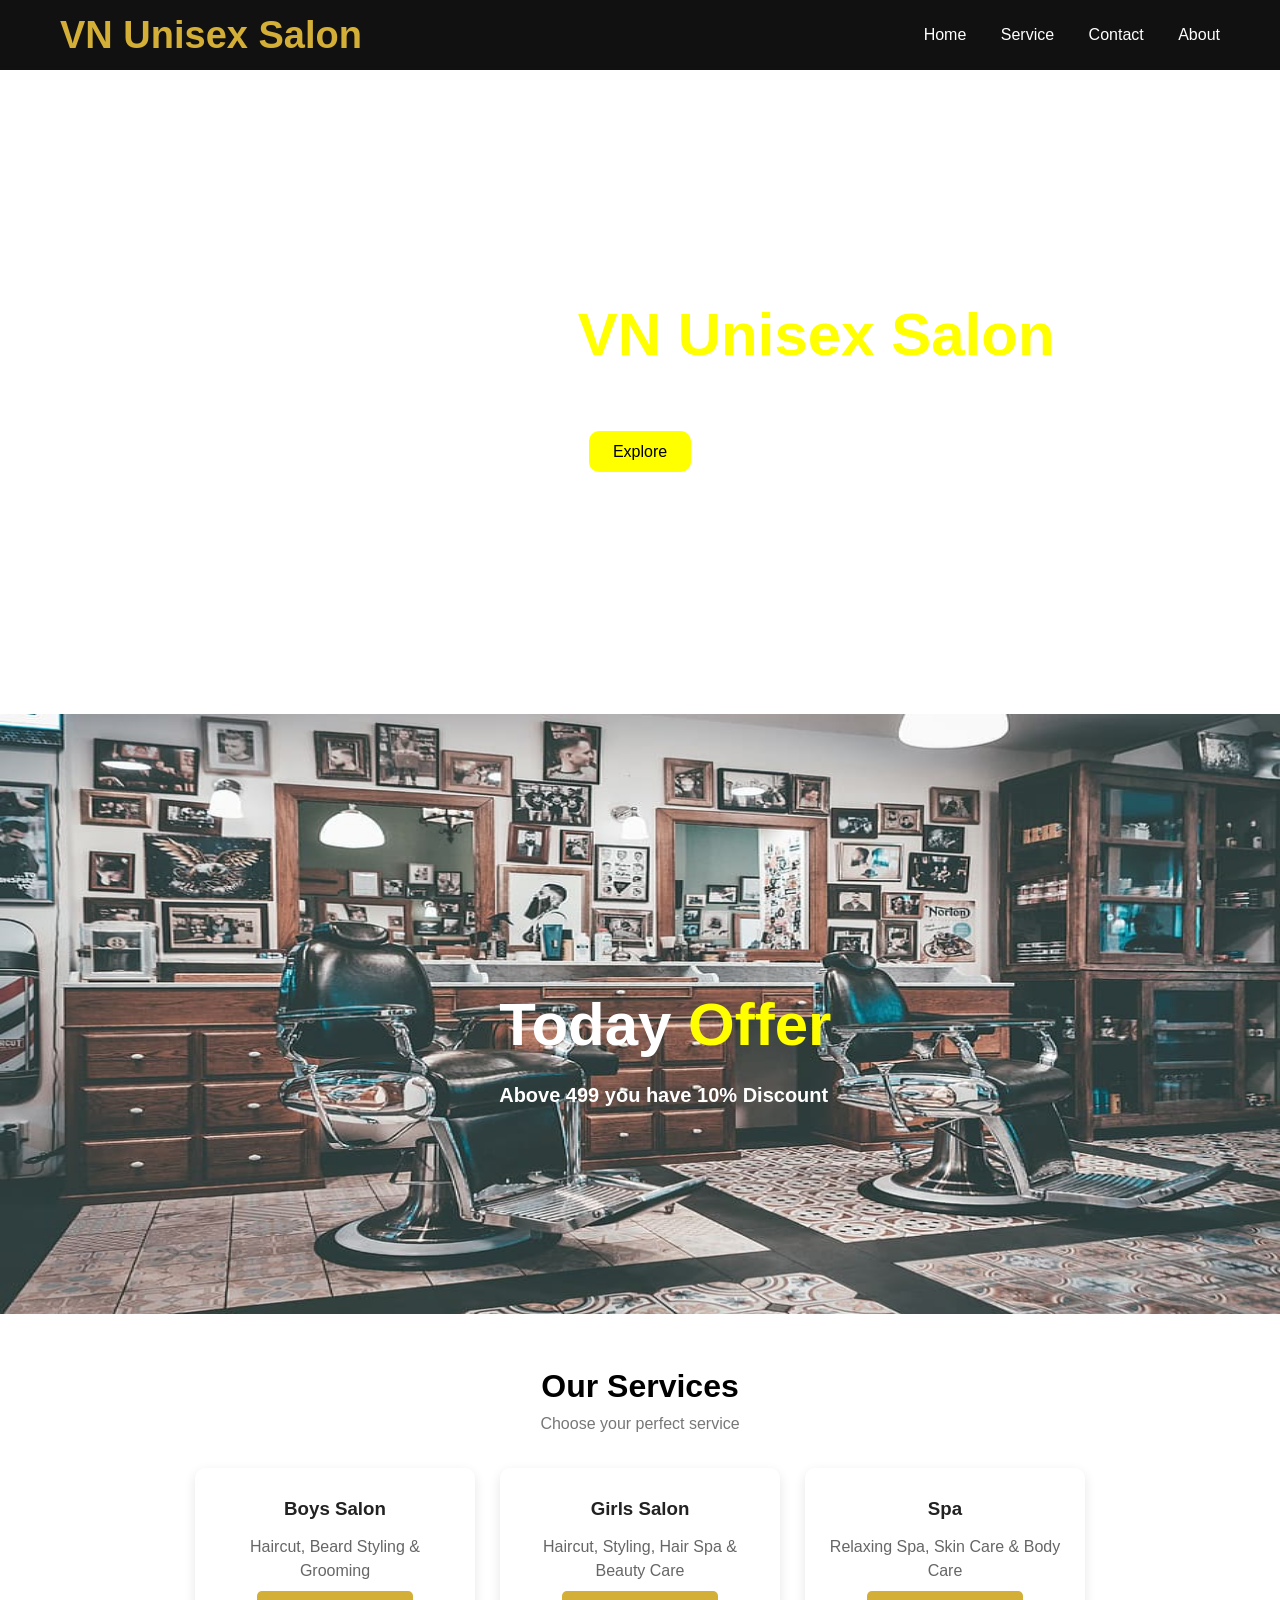
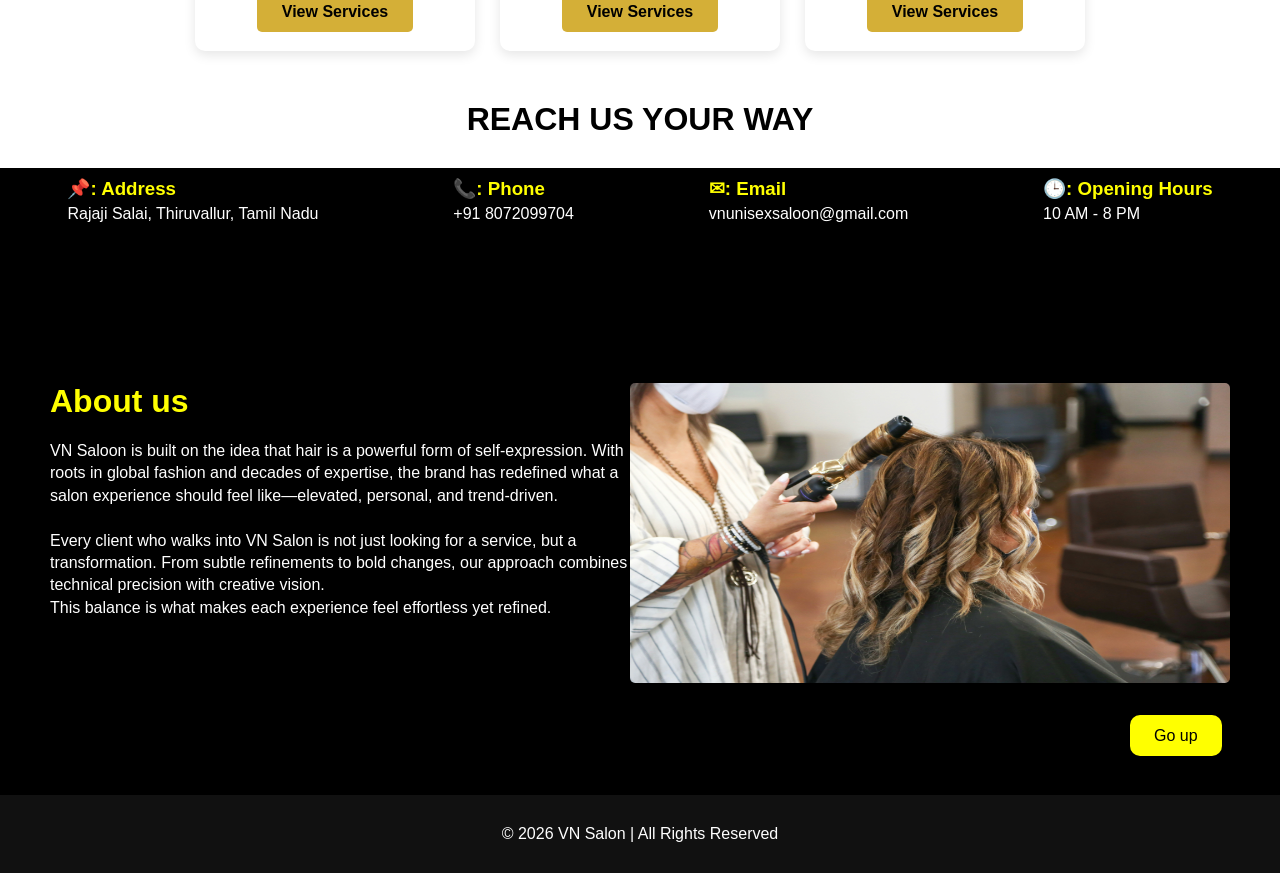
<file: index.html>
<!DOCTYPE html>
<html lang="en">

<head>
    <meta charset="UTF-8">
    <meta name="viewport" content="width=device-width, initial-scale=1.0">
    <title>VN Unisex Salon</title>
    <link rel="stylesheet" href="css/front.css">
</head>

<body>
    <div id="go_up"></div>

    <!-- heading -->

    <header>
        <div class="logo">VN Unisex Salon</div>

        <nav>
            <a href="index.html">Home</a>
            <a href="#vijay">Service</a>
            <a href="#contact">Contact</a>
            <a href="#about">About</a>
            
        </nav>
    </header>

    <!-- video and content -->

    <div id="one">
        <video autoplay loop muted src="image_and_video/video 2.mp4"></video>
        <div class="two">
            <h1>Welcome to <span>VN Unisex Salon</span></h1>

            <p>
                Beauty, Style & Relaxation - All in One Place
            </p>

            <a href="#vijay">Explore</a>

        </div>
    </div>


    <!-- today offer image and content -->


    <div class="offer">

        <img src="image_and_video/two-barbers-chairs-in-front-of-mirrors-inside-room.jpg">
        
        <div class="three">
            <h1>Today <span>Offer</span></h1>

            <p>
                Above 499 you have 10% Discount
            </p>
        </div>
    </div>


    <div id="vijay"></div>


    <!-- menu titel -->

    <div class="service">

        <h2>Our Services</h2>
        <p class="four">Choose your perfect service</p>

        <!-- menu box -->

        <div class="service-container">

            <div class="card">
                <h3>Boys Salon</h3>
                <p>Haircut, Beard Styling & Grooming</p>
                <a href="boys.html">View Services</a>
            </div>


            <div class="card">
                <h3>Girls Salon</h3>
                <p>Haircut, Styling, Hair Spa & Beauty Care</p>
                <a href="girls.html">View Services</a>
            </div>


            <div class="card">
                <h3>Spa</h3>
                <p>Relaxing Spa, Skin Care & Body Care</p>
                <a href="spa.html">View Services</a>
            </div>


        </div>

    </div>


    <!-- contact title -->

    <div id="contact"></div>
    
    <div class="six">
        <h1>REACH US YOUR WAY</h1>
    </div>

    <!-- contact box -->

    <div class="five">
        <div>
            <h3>📌: Address</h3>
            <p>Rajaji Salai, Thiruvallur, Tamil Nadu</p>
        </div>

        <div>
            <h3>📞: Phone</h3>
            <p>+91 8072099704</p>
        </div>

        <div>
            <h3>✉: Email</h3>
            <p>vnunisexsaloon@gmail.com</p>
        </div>

        <div>
            <h3>🕒: Opening Hours</h3>
            <p>10 AM - 8 PM</p>
        </div>
    </div>

    <!-- about content -->

    <div id="about"></div>
    <div class="seven">
        <div class="nine">
            <h1>About us</h1>
            <p>
                VN Saloon is built on the idea that hair is a powerful form of self-expression. With roots in global fashion and decades of expertise, the brand has redefined what a salon experience should feel like—elevated, personal, and trend-driven. <br> <br>
                Every client who walks into VN Salon is not just looking for a service, but a transformation. From subtle refinements to bold changes, our approach combines technical precision with creative vision. <br> This balance is what makes each experience feel effortless yet refined.
            </p>
        </div>


        <!--about image -->


        <div class="eight">
            <div class="eight img">
                <img src="image_and_video/about_img.jpg">
            </div>
            <div class="go-up">
            <a href="#go_up">Go up</a>
            </div>
        </div>
    </div>

    <!-- copy rights -->

    <footer>
        <p>&copy; 2026 VN Salon | All Rights Reserved</p>

    </footer>


</body>
</html>
</file>
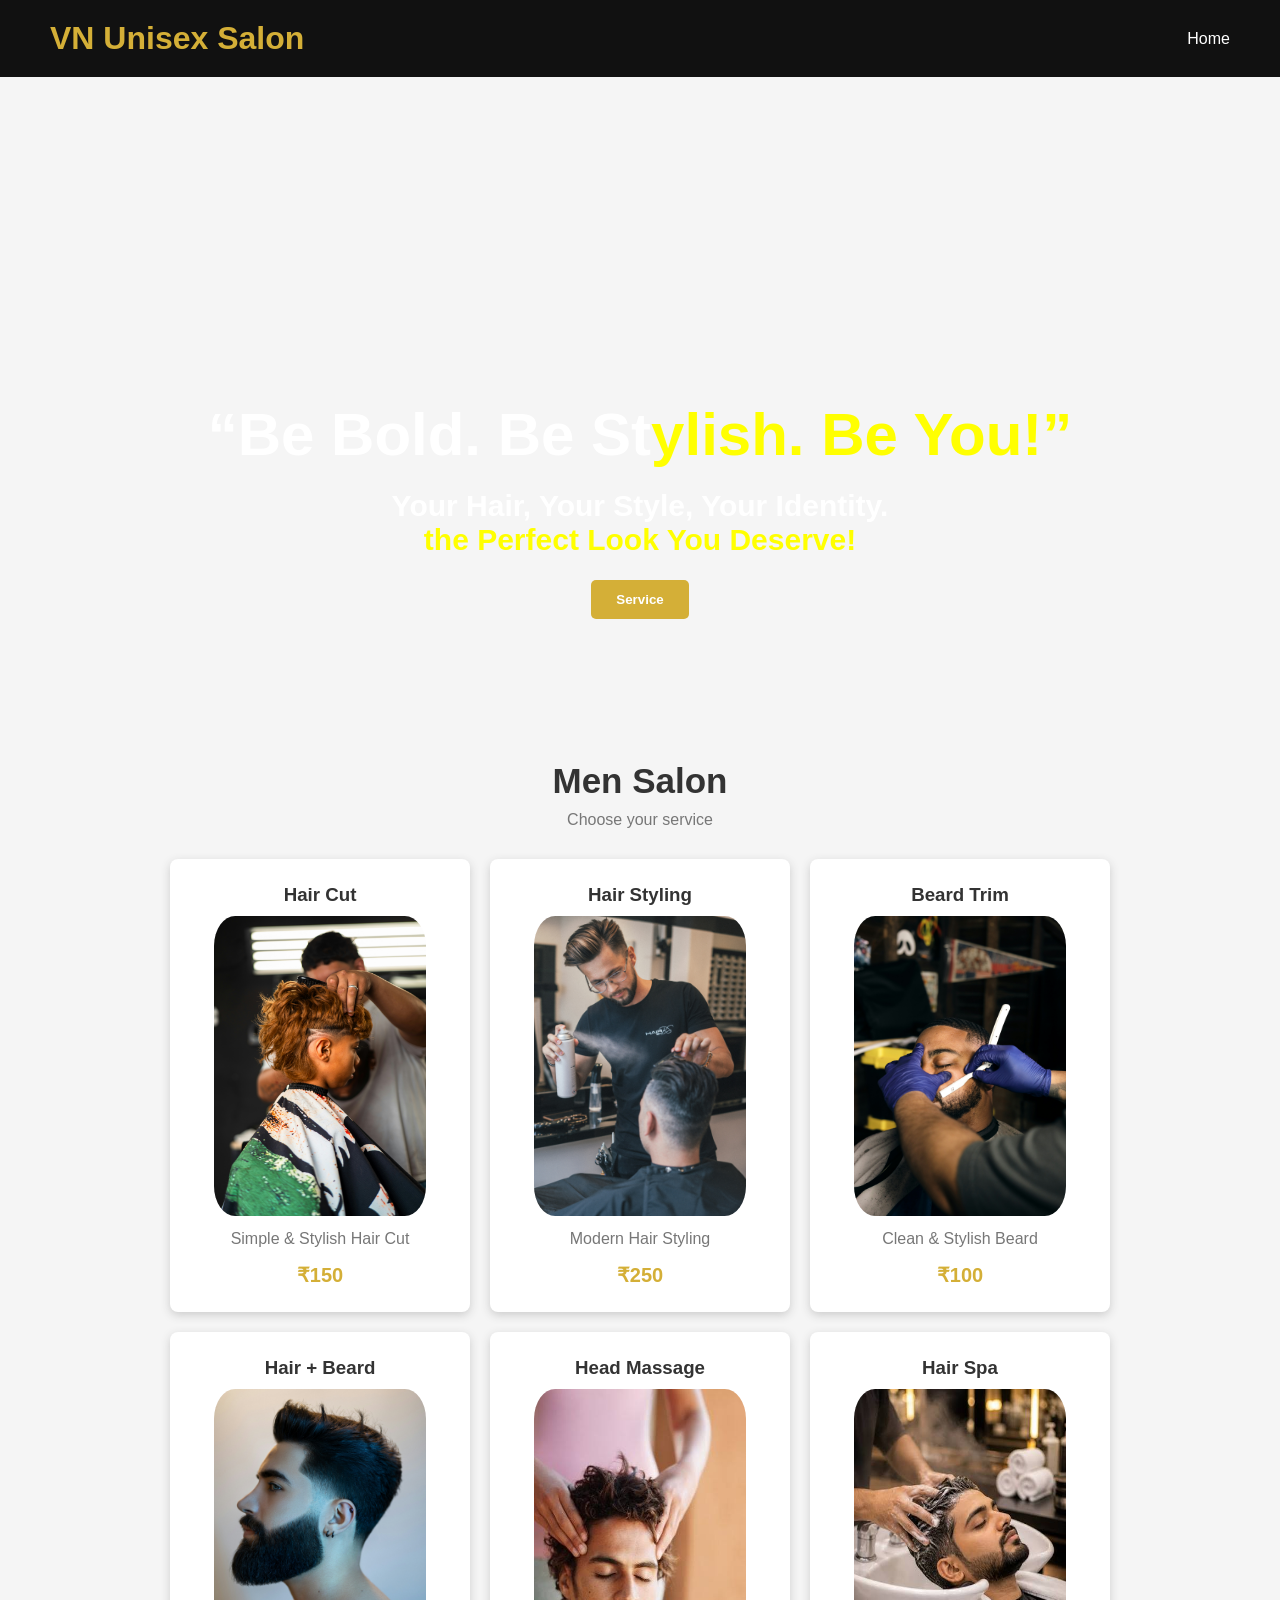
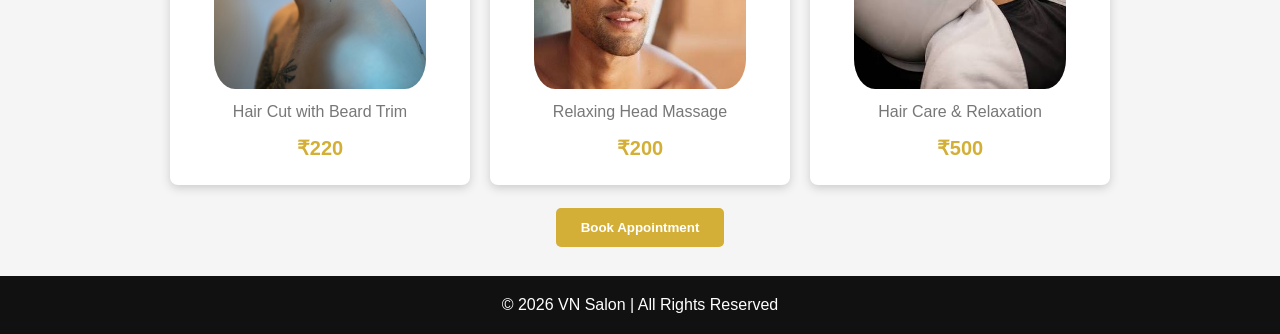
<file: boys.html>
<!DOCTYPE html>
<html lang="en">
<head>
    <meta charset="UTF-8">
    <meta name="viewport" content="width=device-width, initial-scale=1.0">
    <title>VN Salon - Boys</title>
    <link rel="stylesheet" href="css/boys.css">
</head>

<body>

    <header>
        <h1>VN Unisex Salon</h1>
        <a href="index.html">Home</a>
    </header>

    <div id="one">
        <video autoplay loop muted src="image_and_video/video 3.mp4"></video>

        <div class="two">
            <h1>“Be Bold. Be St<span>ylish. Be You!”</span></h1>

            <p>
                Your Hair, Your Style, Your Identity.<br>
                <span>the Perfect Look You Deserve!</span> 
            </p>
            
            <button><a href="#boys_saloon">Service</a></button>

        </div>
    </div>
       

    <div class="boys-page">

        <div id="boys_saloon"></div>
        
        <h2>Men Salon</h2>
        <p>Choose your service</p>
        
         <div class="services">

            
            <div class="service">
                <h3>Hair Cut</h3>
                <img src="image_and_video/boys-haircut.jpg" alt="girl" width="200px" height="300px">
                <p>Simple & Stylish Hair Cut</p>
                <span>₹150</span>
            </div>

            <div class="service">
                <h3>Hair Styling</h3>
                <img src="image_and_video/hairstylint_men.jpg" alt="girl" width="200px" height="300px">
                <p>Modern Hair Styling</p>
                <span>₹250</span>
            </div>

            <div class="service">
                <h3>Beard Trim</h3>
                <img src="image_and_video/bread_men.jpg" alt="girl">
                <p>Clean & Stylish Beard</p>
                <span>₹100</span>
            </div>

            <div class="service">
                <h3>Hair + Beard</h3>
                <img src="image_and_video/Hair_Beard_men.jpg" alt="girl">
                <p>Hair Cut with Beard Trim</p>
                <span>₹220</span>
            </div>

            <div class="service">
                <h3>Head Massage</h3>
                <img src="image_and_video/Head_Massage_men.jpg" alt="girl">
                <p>Relaxing Head Massage</p>
                <span>₹200</span>
            </div>

            <div class="service">
                <h3>Hair Spa</h3>
                <img src="image_and_video/Hair_Spa_men.jpg" alt="girl">
                <p>Hair Care & Relaxation</p>
                <span>₹500</span>
            </div>

        </div>

        <button><a href="login.html">Book Appointment</a></button>

    </div>
    <p class="copy">&copy; 2026 VN Salon | All Rights Reserved</p>

</body>
</html>
</file>
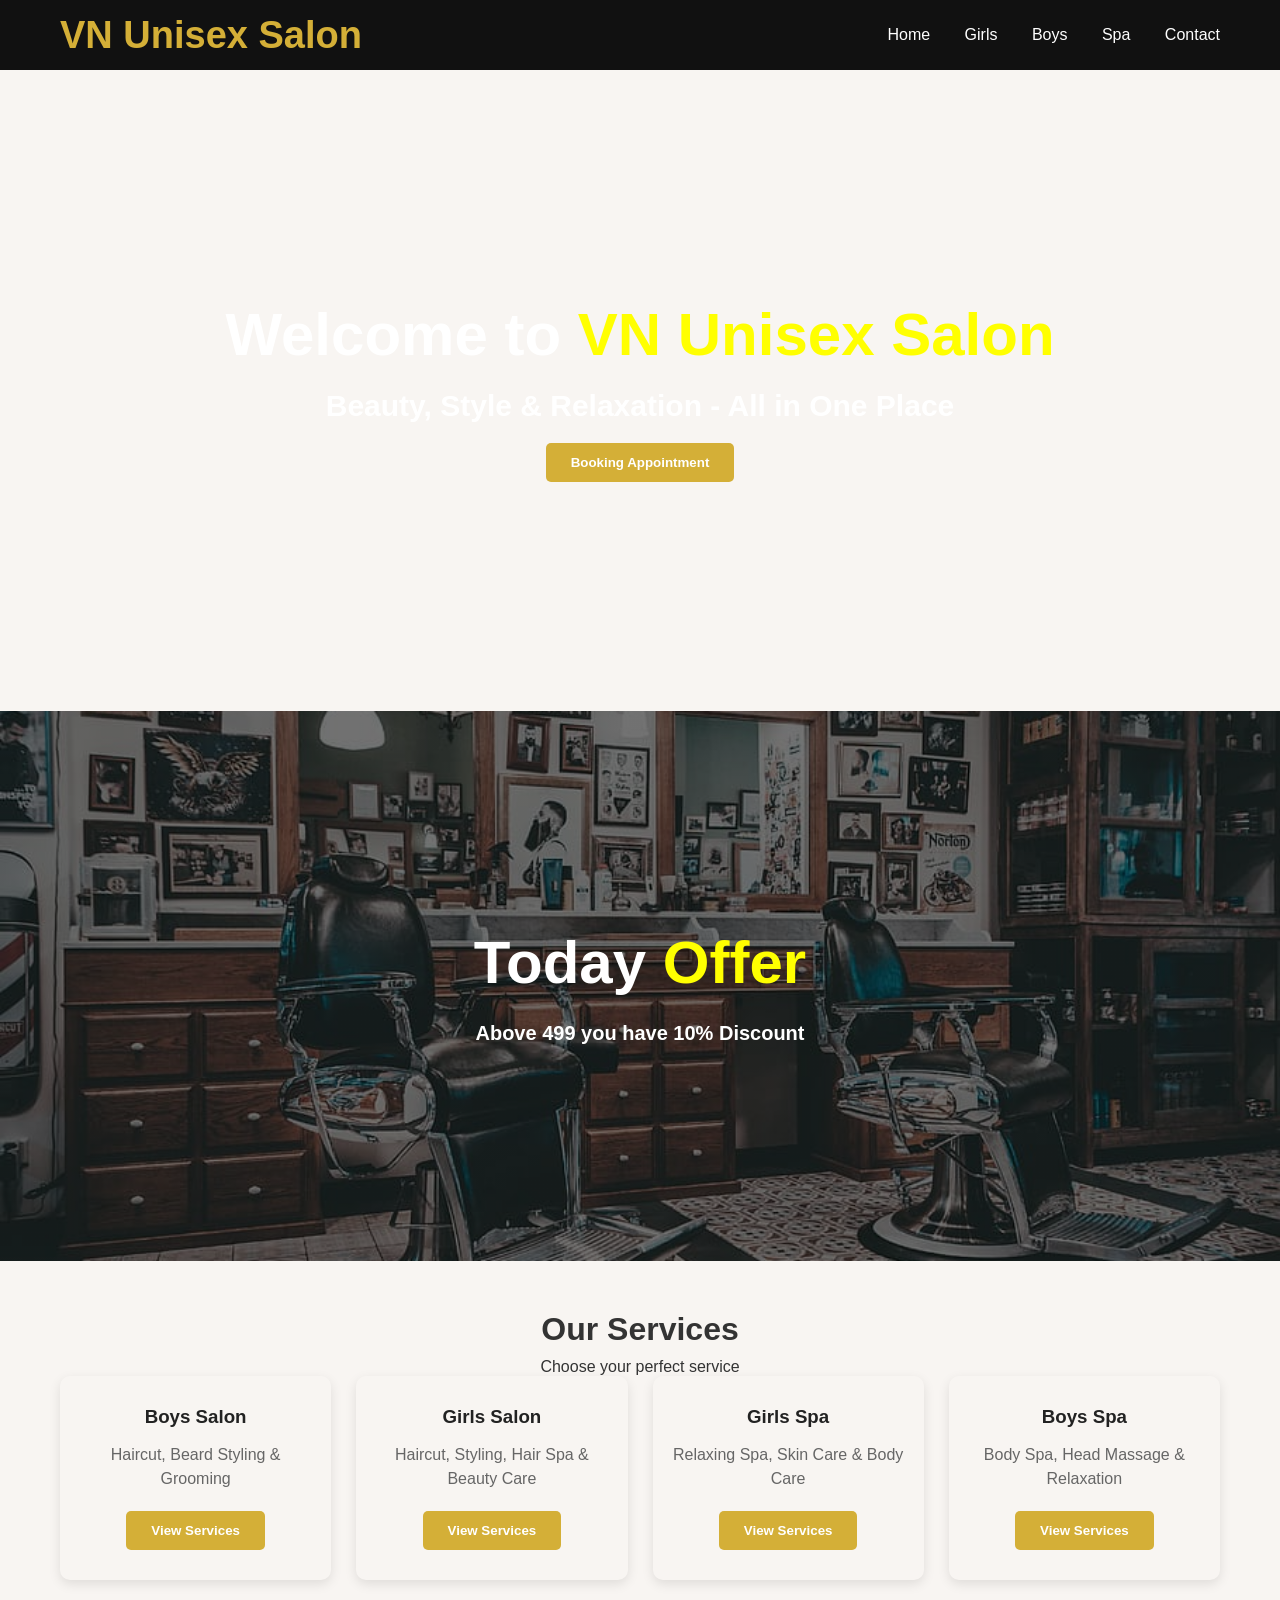
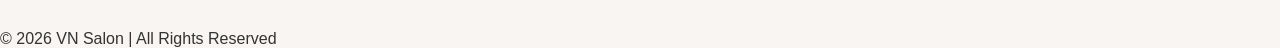
<file: front.html>
<!DOCTYPE html>
<html lang="en">
<head>
    <meta charset="UTF-8">
    <meta name="viewport" content="width=device-width, initial-scale=1.0">
    <title>VN Unisex Salon</title>
    <link rel="stylesheet" href="front.css">
</head>

<body>
    <header>
        <div class="logo">VN Unisex Salon</div>

        <nav>
            <a href="#">Home</a>
            <a href="girls.html">Girls</a>
            <a href="boys.html">Boys</a>
            <a href="#">Spa</a>
            <a href="#">Contact</a>
        </nav>
    </header>

    <div id="one">
        <video autoplay loop muted src="video 2.mp4"></video>
        
        <div class="two">
            <h1>Welcome to <span>VN Unisex Salon</span></h1>

            <p>
                Beauty, Style & Relaxation - All in One Place
            </p>
            
            <button><a href="login.html">Booking Appointment</a></button>

        </div>
    </div>
    <!-- <section class="one">
        <div class="two">
            
            <h1>Welcome to <span>VN Unisex Salon</span></h1>

            <p>
                Beauty, Style & Relaxation - All in One Place
            </p>

            <button><a href="login.html">Booking Appointment</a></button>
        </div>
    </section> -->
    
    <section class="offer">
        <div class="three">
            <h1>Today <span>Offer</span></h1>

            <p>
                Above 499 you have 10% Discount
            </p>
        </div>
    </section>

    <section class="service">

        <h2>Our Services</h2>
        <p class="subtitle">Choose your perfect service</p>

        <div class="service-container">

            <div class="card">
                <h3>Boys Salon</h3>
                <p>Haircut, Beard Styling & Grooming</p>
                <button><a href="boys.html">View Services</a></button>
            </div>


            <div class="card">
                <h3>Girls Salon</h3>
                <p>Haircut, Styling, Hair Spa & Beauty Care</p>
                <button><a href="girls.html">View Services</a></button>
            </div>

           

            <div class="card">
                <h3>Girls Spa</h3>
                <p>Relaxing Spa, Skin Care & Body Care</p>
                <button><a href="#">View Services</a></button>
            </div>

            <div class="card">
                <h3>Boys Spa</h3>
                <p>Body Spa, Head Massage & Relaxation</p>
                <button><a href="#">View Services</a></button>
            </div>

        </div>

    </section>

    
    <p class="copy">© 2026 VN Salon | All Rights Reserved</p>
   

</body>
</html>
</file>
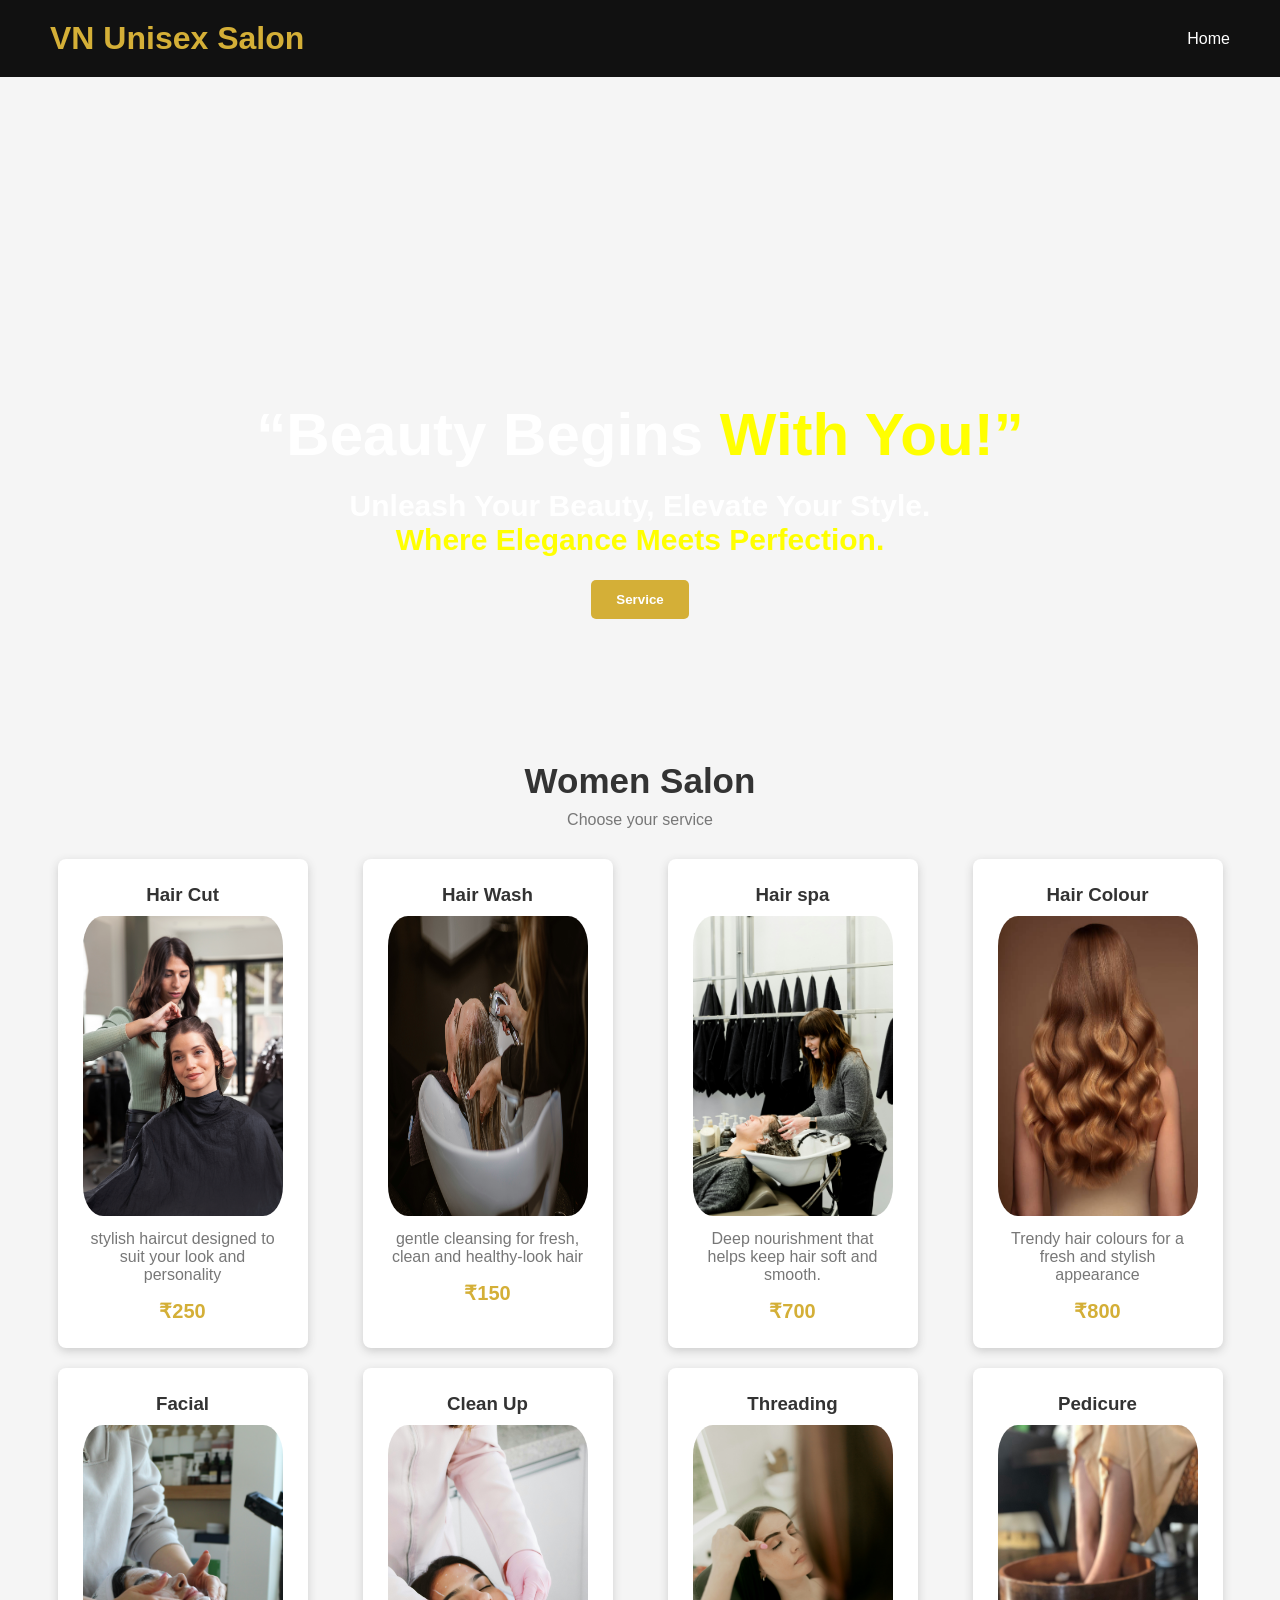
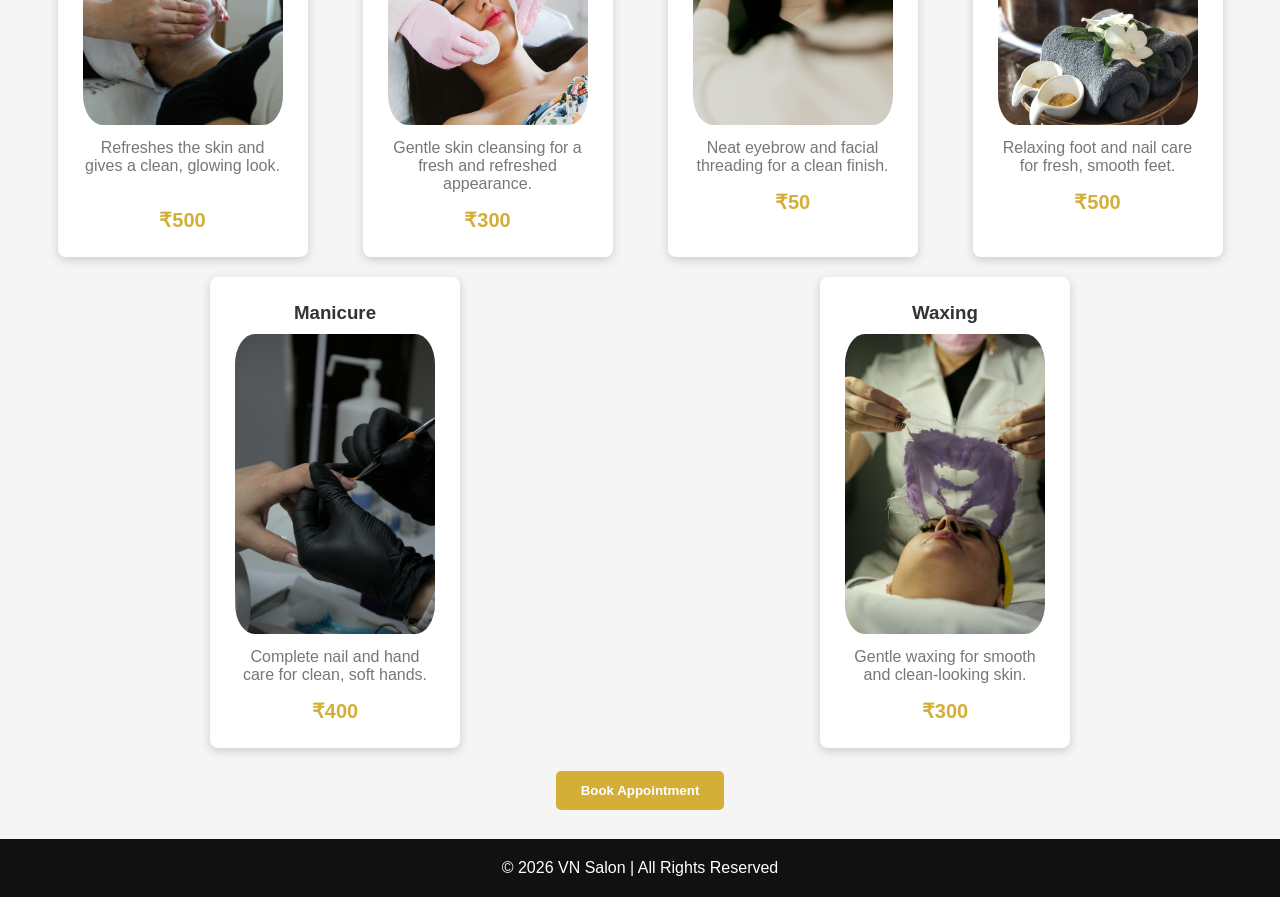
<file: girls.html>
<!DOCTYPE html>
<html lang="en">
<head>
    <meta charset="UTF-8">
    <meta name="viewport" content="width=device-width, initial-scale=1.0">
    <title>VN Salon - girl</title>
    <link rel="stylesheet" href="css/girl.css">
</head>

<body>

    <!-- heading -->

    <header>
        <h1>VN Unisex Salon</h1>
        <a href="index.html">Home</a>
    </header>

    <!-- video and content -->

    <div id="one">
        <video autoplay loop muted src="image_and_video/video 5.mp4"></video>

        <div class="two">
            <h1>“Beauty Begins <span>With You!”</span></h1>

            <p>
                Unleash Your Beauty, Elevate Your Style.<br>
                <span>Where Elegance Meets Perfection.</span> 
            </p>
            
            <button><a href="#girls_saloon">Service</a></button>

        </div>
    </div>

    <!-- menu title -->

    <div id="girls_saloon"></div>


    <section class="girl-page">

        <h2>Women Salon</h2>
        <p>Choose your service</p>

    <!-- menu boxs -->

        <div class="services">

            <div class="service">
                <h3>Hair Cut</h3>
                <img src="image_and_video/woman-getting-treatment-hairdresser-shop.jpg" alt="girl">
                <p>stylish haircut designed to suit your look and personality</p>
                <span>₹250</span>
            </div>

            <div class="service">
                <h3>Hair Wash</h3>
                <img src="image_and_video/women_hairwash.jpg" alt="girl">
                <p>gentle cleansing for fresh, clean and healthy-look hair</p>
                <span>₹150</span>
            </div>

            <div class="service">
                <h3>Hair spa</h3>
                <img src="image_and_video/hair_spa_woman.jpg" alt="girl">
                <p>Deep nourishment that helps keep hair soft and smooth.</p>
                <span>₹700</span>
            </div>

            <div class="service">
                <h3>Hair Colour</h3>
                <img src="image_and_video/women hair colour.jpg" alt="girl">
                <p>Trendy hair colours for a fresh and stylish appearance</p>
                <span>₹800</span>
            </div>

            <div class="service">
                <h3>Facial</h3>
                <img src="image_and_video/facial_homen.jpg" alt="girl">
                <p>Refreshes the skin and gives a clean, glowing look.</p>
                <br>
                <span>₹500</span>
            </div>

            <div class="service">
                <h3>Clean Up</h3>
                <img src="image_and_video/cleanup_women.jpg" alt="girl">
                <p>Gentle skin cleansing for a fresh and refreshed appearance.</p>
                <span>₹300</span>
            </div>

            <div class="service">
                <h3>Threading</h3>
                <img src="image_and_video/Threading_women.jpg" alt="girl">
                <p>Neat eyebrow and facial threading for a clean finish.</p>
                <span>₹50</span>
            </div>

            <div class="service">
                <h3>Pedicure</h3>
                <img src="image_and_video/Pedicure_women.jpg" alt="girl">
                <p>Relaxing foot and nail care for fresh, smooth feet.</p>
                <span>₹500</span>
            </div>

            <div class="service">
                <h3>Manicure</h3>
                <img src="image_and_video/Manicure_women.jpg" alt="girl">
                <p>Complete nail and hand care for clean, soft hands.</p>
                <span>₹400</span>
            </div>

            <div class="service">
                <h3>Waxing</h3>
                <img src="image_and_video/Waxing_women.jpg" alt="girl">
                <p>Gentle waxing for smooth and clean-looking skin.</p>
                <span>₹300</span>
            </div>

        </div>

        <!-- booking button -->

        <button><a href="login.html">Book Appointment</a></button>

    </section>

    <!-- copy rights -->
    
    <p class="copy">&copy; 2026 VN Salon | All Rights Reserved</p>

</body>
</html>
</file>
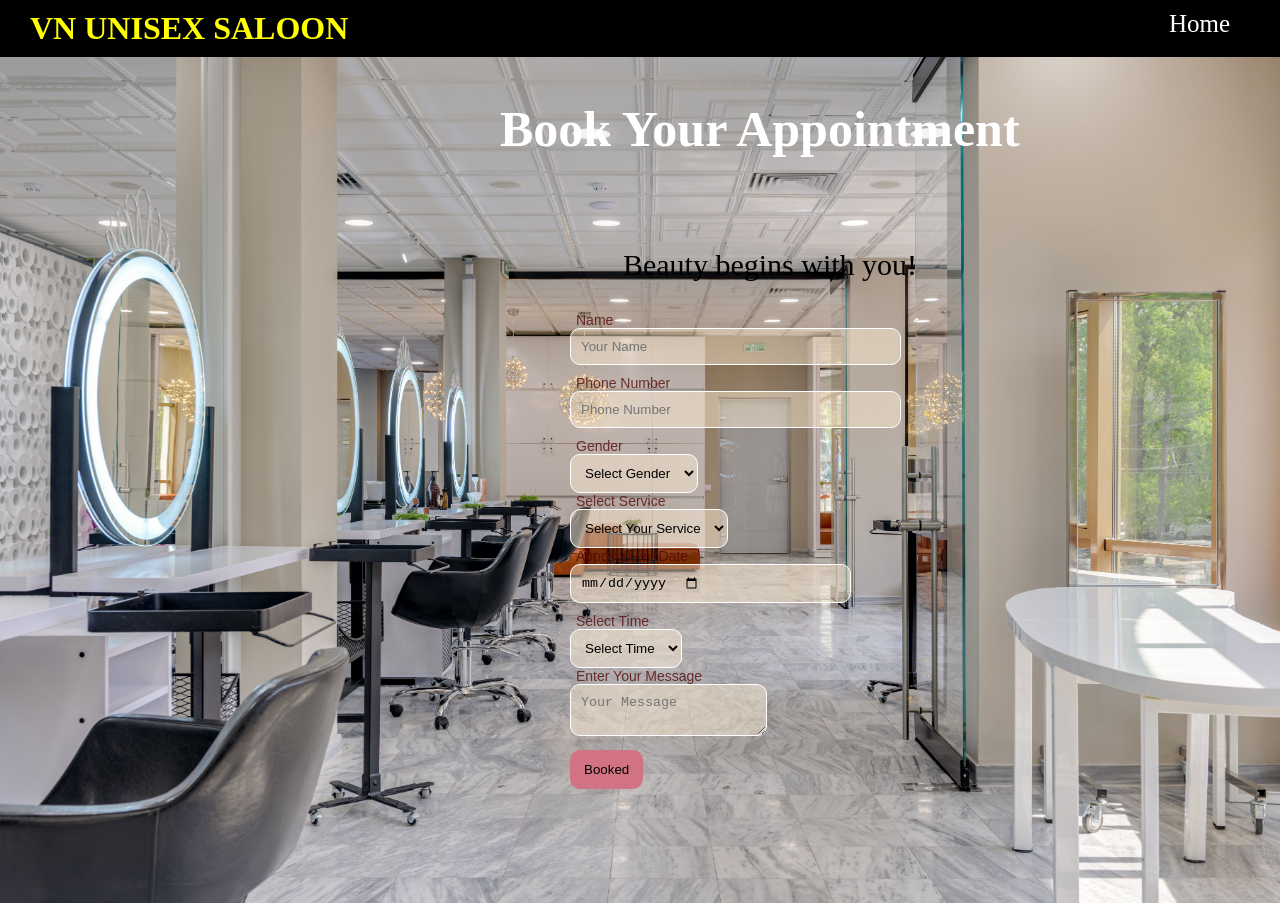
<file: login.html>
<!DOCTYPE html>
<html lang="en">

<head>
    <meta charset="UTF-8">
    <meta name="viewport" content="width=device-width, initial-scale=1.0">
    <title>vn saloon shop</title>
    <link rel="stylesheet" href="css/login.css">
</head>

<body>

    <!-- heading -->

    <header class="one">
        <div>
            <h1>VN UNISEX SALOON</h1>
        </div>
        <div>
            <a href="index.html">Home</a>
        </div>
    </header>

    <!-- image -->

    <img src="image_and_video/background_image_login.jpg">

    <!-- content title -->

    <div class="two">
        <div class="three">
            <h1>Book Your Appointment</h1>

        </div>
        <!--box form  -->
        <form>
            <p>Beauty begins with you!</p>

            <div class="log-form">
                <label>Name</label>
                <input type="text" placeholder="Your Name" required>
            </div>

            <div class="log-form">
                <label>Phone Number</label>
                <input type="tel" placeholder="Phone Number" maxlength="10" required>
            </div>

            <div class="log-form">
                <label>Gender</label>
                <select>
                    <option value="">Select Gender</option>
                    <option>Female</option>
                    <option>Male</option>
                </select>
            </div>

            <div class="log-form">
                <label>Select Service</label>
                <select>
                    <option value="">Select Your Service</option>
                    <option>Boys Saloon</option>
                    <option>Girls Saloon</option>
                    <option>Spa</option>
                </select>
            </div>

            <div class="log-form">
                <label>Appointment Date</label>
                <input type="date" min="2026-11-03">
            </div>
            <div class="log-form">
                <label>Select Time</label>
                <select>
                    <option value="">Select Time</option>
                    <option>10:00 AM</option>
                    <option>12:00 PM</option>
                    <option>02:00 PM</option>
                    <option>04:00 PM</option>
                    <option>06:00 PM</option>
                </select>
            </div>
            <div class="log-form">
                <label>Enter Your Message</label>
                <textarea placeholder="Your Message"></textarea>
            </div>
            <div class="log-button">
                <!-- <a onclick=form()>Book Now</a> -->
                 <button type="submit">Booked</button>
            </div>
        </form>


</body>

</html>

<script>
const contactForm = document.querySelector("form");
contactForm.addEventListener("submit", function(event)
 {
    event.preventDefault();
    alert("Form submitted successfully!");
    contactForm.reset();
});
</script>
</file>
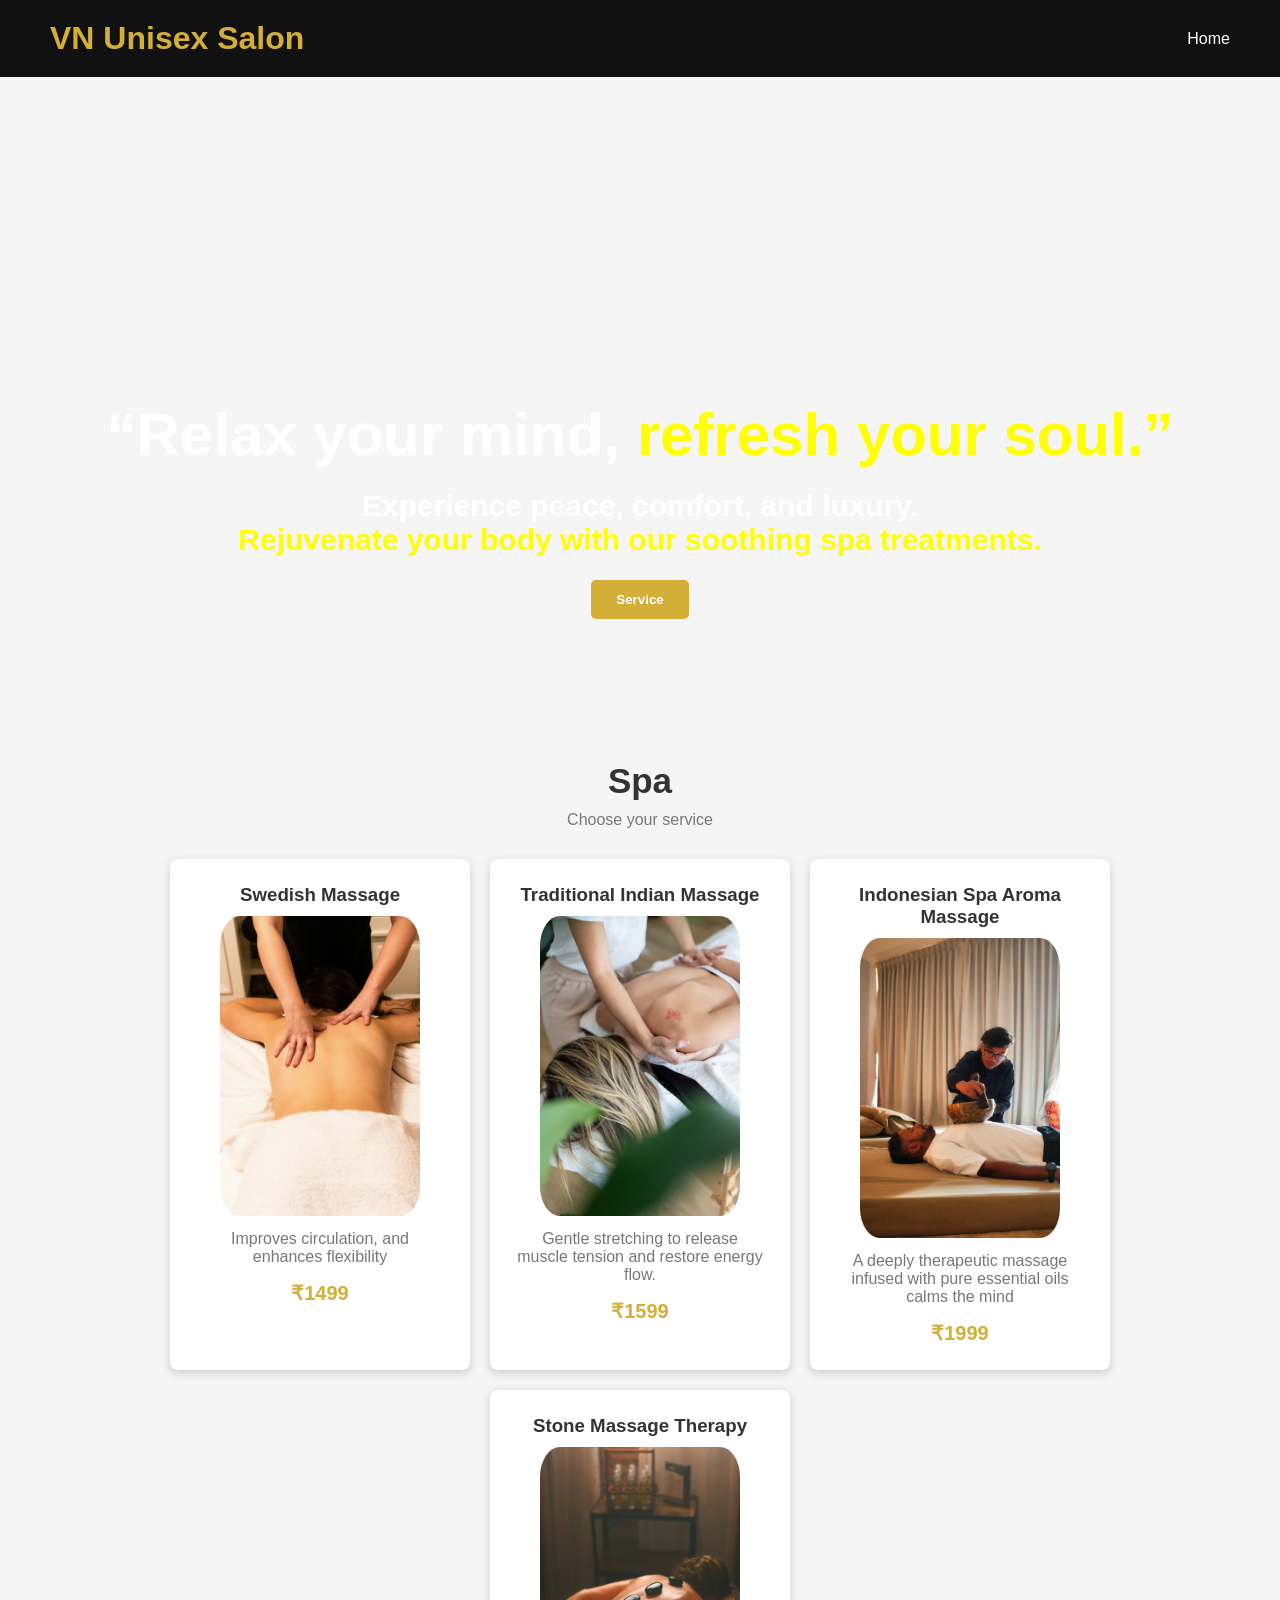
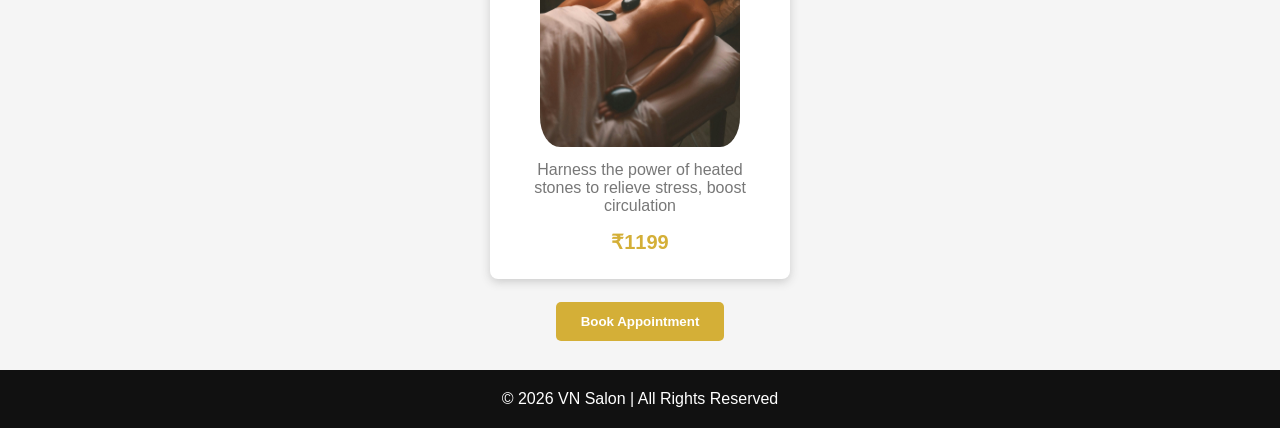
<file: spa.html>
<!DOCTYPE html>
<html lang="en">
<head>
    <meta charset="UTF-8">
    <meta name="viewport" content="width=device-width, initial-scale=1.0">
    <title>VN Salon - Spa</title>
    <link rel="stylesheet" href="css/spa.css">
</head>

<body>

    <!-- heading -->
    <header>
        <h1>VN Unisex Salon</h1>
        <a href="index.html">Home</a>
    </header>

    <!-- video and content -->

    <div id="one">
        <video autoplay loop muted src="image_and_video/spa_video2.mp4"></video>

        <div class="two">
            <h1>“Relax your mind,<span> refresh your soul.”</span></h1>

            <p>
                Experience peace, comfort, and luxury.<br>
                <span>Rejuvenate your body with our soothing spa treatments.</span> 
            </p>
            
            <button><a href="#spa">Service</a></button>

        </div>
    </div>
       
    
    <div id="spa"></div>
    
    <div class="boys-page">

        <!--Menu title  -->

        <h2>Spa</h2>
        <p>Choose your service</p>

        <!-- menu box -->

         <div class="services">

            

            <div class="service">
                <h3>Swedish Massage</h3>
                <img src="image_and_video/spa_image4.jpg" alt="girl" width="200px" height="300px">
                <p> Improves circulation, and enhances flexibility</p>
                <span>₹1499</span>
            </div>

            <div class="service">
                <h3>Traditional Indian Massage</h3>
                <img src="image_and_video/spa_image3.jpg" alt="girl" width="200px" height="300px">
                <p>Gentle stretching to release muscle tension and restore energy flow.</p>
                <span>₹1599</span>
            </div>

            <div class="service">
                <h3>Indonesian Spa Aroma Massage</h3>
                <img src="image_and_video/spa_image2.jpg" alt="girl" width="200px" height="300px">
                <p>A deeply therapeutic massage infused with pure essential oils calms the mind</p>
                <span>₹1999</span>
            </div>

            <div class="service">
                <h3>Stone Massage Therapy</h3>
                <img src="image_and_video/spa_image1.jpg" alt="girl" width="200px" height="300px">
                <p>Harness the power of heated stones to relieve stress, boost circulation</p>
                <span>₹1199</span>
            </div>

        </div>

        <!-- bokkig button -->

        <button><a href="login.html">Book Appointment</a></button>

    </div>

    <!-- copy rights -->

    <p class="copy">&copy; 2026 VN Salon | All Rights Reserved</p>

</body>
</html>
</file>
<file: css/front.css>
* {
    margin: 0;
    padding: 0;
    scroll-behavior: smooth;
    
}

body {
    font-family:Arial, Helvetica, sans-serif;
    
}


header {
    height: 70px;
    background: #111;
    display: flex;
    align-items: center;
    justify-content: space-between;
    padding: 0 60px;
    position: sticky;
    top: 0;
    z-index: 1;
}

.logo {
    color: #d4af37;
    font-size: 38px;
    font-weight: bold;
}

nav a { 
    color: white;
    text-decoration: none;
    margin-left: 30px;
    font-size: 16px;
}

nav a:hover {
    color: #d4af37;
}


#one video{
    height: 100%;
    width: 100%;
    padding-bottom: -5;
}


#one .two{
    height: 100%;
    width: 100%;
    position: absolute;
    top: 0;
}

.two{
    text-align: center;
    margin-top: 300px;
}

.two h1{
    color: white;
    font-size: 60px;
    font-weight: bold;
    margin-bottom: 20px;
}

.two span{
    color: yellow;
}

.two p{
    color: white;
    font-size: 30px;
    font-weight: bold;
    margin-bottom: 20px;
}

.two a{
    background-color: yellow;
    padding: 12px 24px;
    border-radius: 10px;
    color: black;
    text-decoration: none;
}

.two a:hover{
    color: white;
    background-color: rgb(118, 118, 243);
}

.offer img{
    height: 600px;
    width: 100%;
} 

.three {
    position: absolute;
    left: 39%;
    top: 110%;
}



.three h1 {
    color: white;
    font-size: 60px;
    font-weight: bold;
}
.three span{
    color: yellow;
    
}

.three p {
    color: white;
    font-size: 20px;
    font-weight: bold;
    margin-top: 25px;
}



 .card a {
    background: #d4af37;
    color: black;
    border: none;
    padding: 12px 25px;
    border-radius: 5px;
    cursor: pointer;
    font-weight: bold;
    text-decoration: none;
    align-items: center;
    
}


 .card a:hover {
    color: white;
    background:rgb(118, 118, 243);
}


.service {
    padding: 50px 60px;
    text-align: center;
}

.service h2 {
    font-size: 32px;
    margin-bottom: 10px;
}

.four {
    color: #777;
    margin-bottom: 35px;
}

.service-container {
    display: flex;
    justify-content: center;
    gap: 25px;
}


.card { 
    width: 240px;
    padding: 30px 20px;
    border-radius: 10px;
    box-shadow: 0 4px 12px rgba(0,0,0,0.1);
    transition: 0.3s ease;
}
.card:hover{
    transform: scale(1.05);
}


.card h3 {
    color: #222;
    margin-bottom: 15px;
}

.card p {
    color: #666;
    line-height: 1.5;
    margin-bottom: 20px;
}

.card button a{
    color: white;
    text-decoration: none;
}

.six {
    padding-bottom: 20px;
    text-align: center;
}

.five{
    background-color: black;
    color: white;
    display: flex;
    justify-content: space-around;
    margin-top: 10px;
    padding-top: 10px;
}

.five h3{
    padding-bottom: 5px;
    color: yellow;
}

.five p{
    padding-bottom: 10px;
}

.seven {
    color: white;
    background-color: black;
    display: flex;
    justify-content: space-between;
    padding: 50px;
}

.nine h1{
    color: yellow;
    padding-bottom: 20px;
}

.eight{
    margin-top: 50px;
    
}
.eight img{
    width: 600px;
    height: 300px;
    border-radius: 5px;
    transition: 0.3s ease;
    margin-bottom: 40px;
}
.eight img:hover{
    transform: scale(1.05)
}


.eight  a {
    background-color: yellow;
    padding: 12px 24px;
    margin-left: 500px;
    color: black;
    margin-top: 100px;
    text-decoration: none;
    border-radius: 10px;
}

.eight  a:hover{
    background-color: rgb(118, 118, 243);
    color: white;
}

.nine{
    margin-top: 100px;
}
.nine p{
    line-height: 1.4;
}

footer{
    display: flex;
    background: #111;
    color: white;
    justify-content: center;
    padding: 30px;

}
</file>
<file: css/boys.css>
* {
    margin: 0;
    padding: 0;
    scroll-behavior: smooth;
    
}

body {
    font-family: Arial, sans-serif;
    background: #f5f5f5;
    color: #333;
}



header {
    background: #111;
    color: white;
    padding: 20px 50px;
    display: flex;
    justify-content: space-between;
    align-items: center;
}

header h1 {
    color: #d4af37;
}

header a{
    color: white;
    text-decoration: none;
    
}



#one video{
    height: 100%;
    width: 100%;
}
#one .two{ 
    height: 100%;
    width: 100%;
    position: absolute;
    top: 0;
}

.two{
    
    justify-content: center;
    align-items: center;
    text-align: center;
    margin-top: 400px;
}

.two h1{
    color: white;
    font-size: 60px;
    font-weight: bold;
    margin-bottom: 20px;
}

.two span{
    justify-content: center;
    color: yellow;
}

.two p{
    color: white;
    font-size: 30px;
    font-weight: bold;
    
}


.boys-page {
    text-align: center;
    padding: 40px;
}

.boys-page h2 {
    font-size: 35px;
    margin-bottom: 10px;
}

.boys-page p {
    color: #777;
    margin-bottom: 30px;
}



.services {
    display: flex;
    flex-wrap: wrap;
    justify-content: center;
    gap: 20px;
    
}



.services img{
    width: 212px;
    height:300px;
    border-radius: 10%;
    margin-bottom: 10px;
}

.service {
    background: white;
    width: 250px;
    padding: 25px;
    border-radius: 8px;
    box-shadow: 0 3px 10px #ccc;
    transition: all 0.3s ease;
}
.service:hover{
    transform: scale(1.05)
}

.service h3 {
    margin-bottom: 10px;
}

.service p {
    color: #777;
    margin-bottom: 15px;
}

.service span {
    color: #d4af37;
    font-size: 20px;
    font-weight: bold;
}



button {
    margin-top: 35px;
    background: #d4af37;
    border: none;
}

button a{
    color: white;
    padding: 12px 25px;
    text-decoration: none;
    background: #d4af37;
    border-radius: 5px;
    font-weight: bold;  
}

button :hover{
    background-color: yellow;
    color: purple;
    
}
 

.copy {
    background: #111;
    color: white;
    text-align: center;
    padding: 20px;
}
</file>
<file: front.css>
* {
    margin: 0;
    padding: 0;
    scroll-behavior: smooth;
    
}

body {
    font-family:Arial, Helvetica, sans-serif;
    background: #f8f5f2;
    color: #333;
}


header {
    height: 70px;
    background: #111;
    display: flex;
    align-items: center;
    justify-content: space-between;
    padding: 0 60px;
    position: sticky;
    top: 0;
    bottom: 0;
    z-index: 1;
}

.logo {
    color: #d4af37;
    font-size: 38px;
    font-weight: bold;
}

nav a { 
    color: white;
    text-decoration: none;
    margin-left: 30px;
    font-size: 16px;
}

nav a:hover {
    color: #d4af37;
}


#one video{
    height: 100%;
    width: 100%;
}


#one .two{
    height: 100%;
    width: 100%;
    position: absolute;
    top: 0;
}

.two{
    text-align: center;
    margin-top: 300px;
}

.two h1{
    color: white;
    font-size: 60px;
    font-weight: bold;
    margin-bottom: 20px;
}

.two span{
    color: yellow;
}

.two p{
    color: white;
    font-size: 30px;
    font-weight: bold;
    margin-bottom: 20px;
}

.two button a{
    color: white;
    text-decoration: none;
}

.offer {
    height: 550px;
    background: linear-gradient(
        rgba(0,0,0,0.55),
        rgba(0, 0, 0, 0.55)),
    url("two-barbers-chairs-in-front-of-mirrors-inside-room.jpg");

    background-size: cover;
    background-position: center;
    display: flex;
    align-items: center;
    justify-content: center;
    text-align: center;
    margin-top: -3px;
}

.three h1 {
    color: white;
    font-size: 60px;
    font-weight: bold;
}
.three span{
    color: yellow;
    
}

.three p {
    color: white;
    font-size: 20px;
    font-weight: bold;
    margin-top: 25px;
}



button {
    background: #d4af37;
    border: none;
    padding: 12px 25px;
    border-radius: 5px;
    cursor: pointer;
    font-weight: bold;
    align-items: center;
    
}


button:hover {
    background:rgb(118, 118, 243);
}


.service {
    padding: 50px 60px;
    text-align: center;
}

.service h2 {
    font-size: 32px;
    margin-bottom: 10px;
}

.four {
    color: #777;
    margin-bottom: 35px;
}

.service-container {
    display: flex;
    justify-content: center;
    gap: 25px;
}


.card { 
    width: 240px;
    padding: 30px 20px;
    border-radius: 10px;
    box-shadow: 0 4px 12px rgba(0,0,0,0.1);
    transition: 0.3s ease;
}
.card:hover{
    transform: scale(1.05);
}


.card h3 {
    color: #222;
    margin-bottom: 15px;
}

.card p {
    color: #666;
    line-height: 1.5;
    margin-bottom: 20px;
}

.card button a{
    color: white;
    text-decoration: none;
}

.six {
    text-align: center;
}

.five{
    background-color: black;
    color: white;
    display: flex;
    justify-content: space-around;
    margin-top: 10px;
    padding-top: 10px;
}

.five h3{
    padding-bottom: 5px;
    color: yellow;
}

.five p{
    padding-bottom: 10px;
}

.seven {
    color: white;
    background-color: black;
    display: flex;
    justify-content: space-between;
    padding: 50px;
}

.nine h1{
    color: yellow;
    padding-bottom: 20px;
}


.eight img{
    width: 600px;
    height: 300px;
    border-radius: 5px;
    transition: 0.3s ease;
}
.eight img:hover{
    transform: scale(1.05)
}

.eight button{
    margin-left: 500px;
    margin-top: 10px;
    color: white;
}

.eight button a {
    color: white;
    text-decoration: none;
}

.nine p{
    line-height: 1.4;
}

footer{
    display: flex;
    background: #111;
    color: white;
    justify-content: center;
    padding: 30px;

}
</file>
<file: css/girl.css>
* {
    margin: 0;
    padding: 0;
    box-sizing: border-box;
    scroll-behavior: smooth;
}

body {
    font-family: Arial, sans-serif;
    background: #f5f5f5;
    color: #333;
}



header {
    background: #111;
    color: white;
    padding: 20px 50px;
    display: flex;
    justify-content: space-between;
    align-items: center;
}

header h1 {
    color: #d4af37;
}

header a {
    color: white ;
    text-decoration: none;
}

header a :hover{
    background-color: #111;
    color: yellow;
}
#one video{
    height: 100%;
    width: 100%;
}

#one .two{
    height: 100%;
    width: 100%;
    position: absolute;
    top: 0;
}

.two{
    
    justify-content: center;
    align-items: center;
    text-align: center;
    margin-top: 400px;
}

.two h1{
    color: white;
    font-size: 60px;
    font-weight: bold;
    margin-bottom: 20px;
}

.two span{
    justify-content: center;
    color: yellow;
}

.two p{
    color: white;
    font-size: 30px;
    font-weight: bold;
    
}

.girl-page {
    text-align: center;
    padding: 40px;
}

.girl-page h2 {
    font-size: 35px;
    margin-bottom: 10px;
}

.girl-page p {
    color: #777;
    margin-bottom: 30px;
}



.services {
    display:flex ;
    flex-wrap: wrap;
    justify-content: space-around;
    gap: 20px;
    
}

.service {
    background: white;
    width: 250px;
    padding: 25px;
    border-radius: 8px;
    box-shadow: 0 3px 10px #ccc;
    transition: all 0.3s ease;
}

.service:hover{
    transform: scale(1.05);
}

.service h3 {
    margin-bottom: 10px;
}

.service p {
    color: #777;
    margin-bottom: 15px;
}

.service span {
    color: #d4af37;
    font-size: 20px;
    font-weight: bold;
}   

.service img{
    width: 200px;
    height: 300px;
    border-radius: 10%;
    margin-bottom: 10px;
}


button {
    margin-top: 35px;
    background: #d4af37;
    border: none;
}

button a{
    color: white;
    padding: 12px 25px;
    text-decoration: none;
    background: #d4af37;
    border-radius: 5px;
    font-weight: bold;  
}

button :hover{
    background-color: yellow;
    color: purple;
    
}

 

.copy {
    background: #111;
    color: white;
    text-align: center;
    padding: 20px;
}
</file>
<file: css/login.css>
* {
    margin: 0%;
    padding: 0%;

}
body img{
    height: 100%;
    width: 100%;
    background-size: cover;
    background-position: center;
}
 

.one {
    background-color: black;
    color: white;
    display: flex;
    justify-content: space-between;
    padding: 10px;
}
.two {
    position: absolute;
    top: 100px;
}

.one h1 {
    color: yellow;
    padding-left: 20px;
}

.one a {
    color: white;
    padding-right: 40px;
    text-decoration: none;
    font-size: 25px;
}


.three {
    color: black;
    padding-left: 500px;
    font-size: 25px;
    
    
}
.three h1 {
    color: white;
    margin-bottom: 20px;
}

form p{
    text-align: center;
    font-size: 30px;
    font-weight: 100;
    margin-bottom: 30px;
}

form {
    padding: 50px;
    background-image: linear-gradient(to left, rgba(247, 183, 183, 0.945));
    width: 400px;
    height: 550px;
    align-items: center;
    margin-left: 520px;
    margin-top: 40px;
    border-radius: 10px;
    
}
.log-forms{
    gap: 10px;
    margin: 10px;
    
}
.log-form label{
    font-family: Arial, Helvetica, sans-serif;
    padding-left: 6px;
    display: block;
    font-size: 14px;
    color: rgba(82, 6, 6, 0.772);
}
.log-form textarea{
    padding: 10px;
    border: 1px solid white;
    border-radius: 10px;
    background-color: rgba(255, 239, 213, 0.47);
}
form input{
    padding: 10px;
    border: 1px solid white;
    border-radius: 10px;
    background-color: rgba(255, 239, 213, 0.47);
    margin-bottom: 10px;
    padding-right: 150px;
}


.log-form select{
    padding: 10px;
    border: 1px solid white;
    border-radius: 10px;
    background-color: rgba(255, 239, 213, 0.47);
}
.log-form option{
    border-radius: 10px;
}   


.log-button{
    margin-top: 10px;
}

.log-button button {
    color: black;
    padding: 12px 14px;
    text-decoration: none;
    border: none;
    border-radius: 10px;
    background-color: rgb(209, 115, 131);
    cursor: pointer;

}

.log-button button:hover{
    background-color: rgb(212, 44, 72);
    color: white;
}

footer {
    background-color: black;
    color: white;
    text-align: center;
}
</file>
<file: css/spa.css>
* {
    margin: 0;
    padding: 0;
    scroll-behavior: smooth;
    
}

body {
    font-family: Arial, sans-serif;
    background: #f5f5f5;
    color: #333;
}



header {
    background: #111;
    color: white;
    padding: 20px 50px;
    display: flex;
    justify-content: space-between;
    align-items: center;
}

header h1 {
    color: #d4af37;
}

header a{
    color: white;
    text-decoration: none;
    
}


#one video{
    height: 100%;
    width: 100%;
}
#one .two{
    background-color: 0,0,0,0,rgba(0, 0, 0, 0.5);
    height: 100%;
    width: 100%;
    position: absolute;
    top: 0;
}

.two{
    
    justify-content: center;
    align-items: center;
    text-align: center;
    margin-top: 400px;
}

.two h1{
    color: white;
    font-size: 60px;
    font-weight: bold;
    margin-bottom: 20px;
}

.two span{
    justify-content: center;
    color: yellow;
}

.two p{
    color: white;
    font-size: 30px;
    font-weight: bold;
    
}


.boys-page {
    text-align: center;
    padding: 40px;
}

.boys-page h2 {
    font-size: 35px;
    margin-bottom: 10px;
}

.boys-page p {
    color: #777;
    margin-bottom: 30px;
}



.services {
    display: flex;
    flex-wrap: wrap;
    justify-content: center;
    gap: 20px;
    
}

.services img{
    border-radius: 10%;
    margin-bottom: 10px;
}

.service {
    background: white;
    width: 250px;
    padding: 25px;
    border-radius: 8px;
    box-shadow: 0 3px 10px #ccc;
    transition: all 0.3s ease;
}

.service:hover{
    transform: scale(1.05);
}


.service h3 {
    margin-bottom: 10px;
}

.service p {
    color: #777;
    margin-bottom: 15px;
}

.service span {
    color: #d4af37;
    font-size: 20px;
    font-weight: bold;
}



button {
    margin-top: 35px;
    background: #d4af37;
    border: none;
}

button a{
    color: white;
    padding: 12px 25px;
    text-decoration: none;
    background: #d4af37;
    border-radius: 5px;
    font-weight: bold;  
}

button :hover{
    background-color: yellow;
    color: purple;
    
}
 

.copy {
    background: #111;
    color: white;
    text-align: center;
    padding: 20px;
}
</file>
